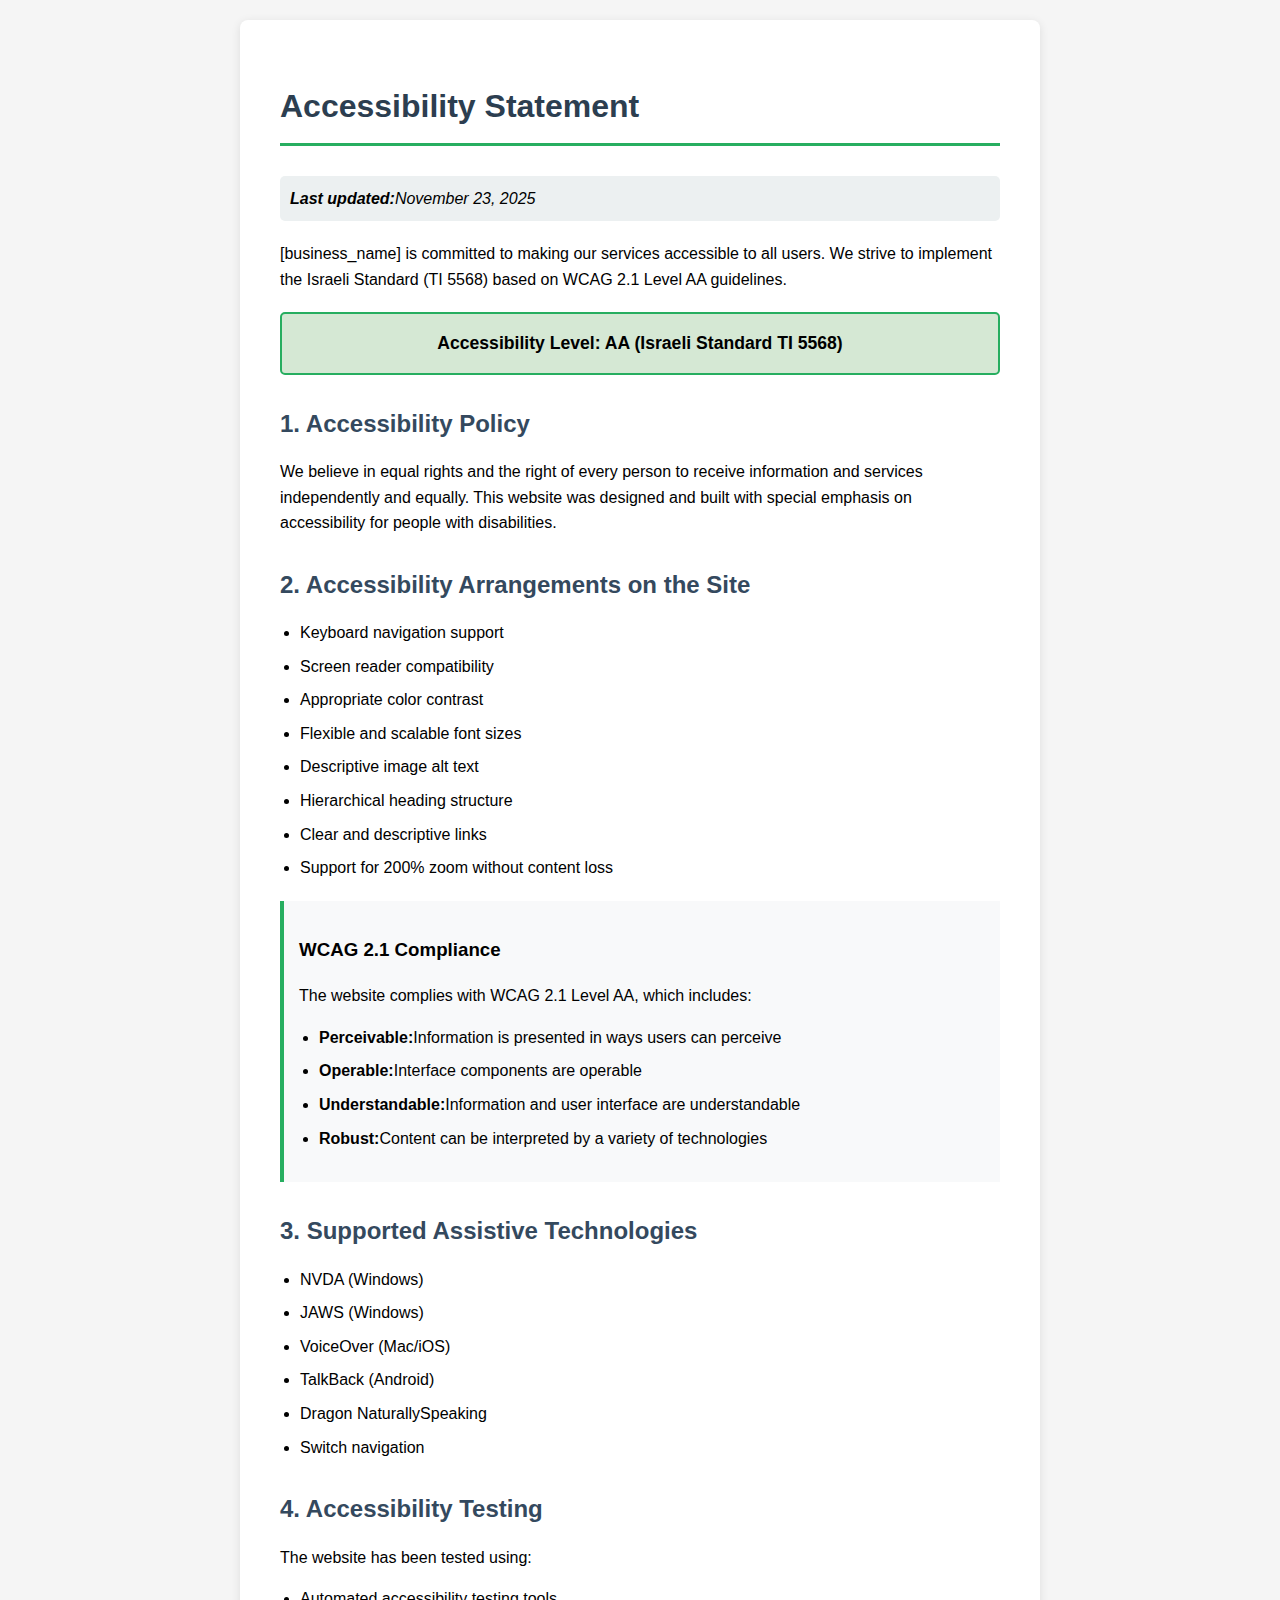
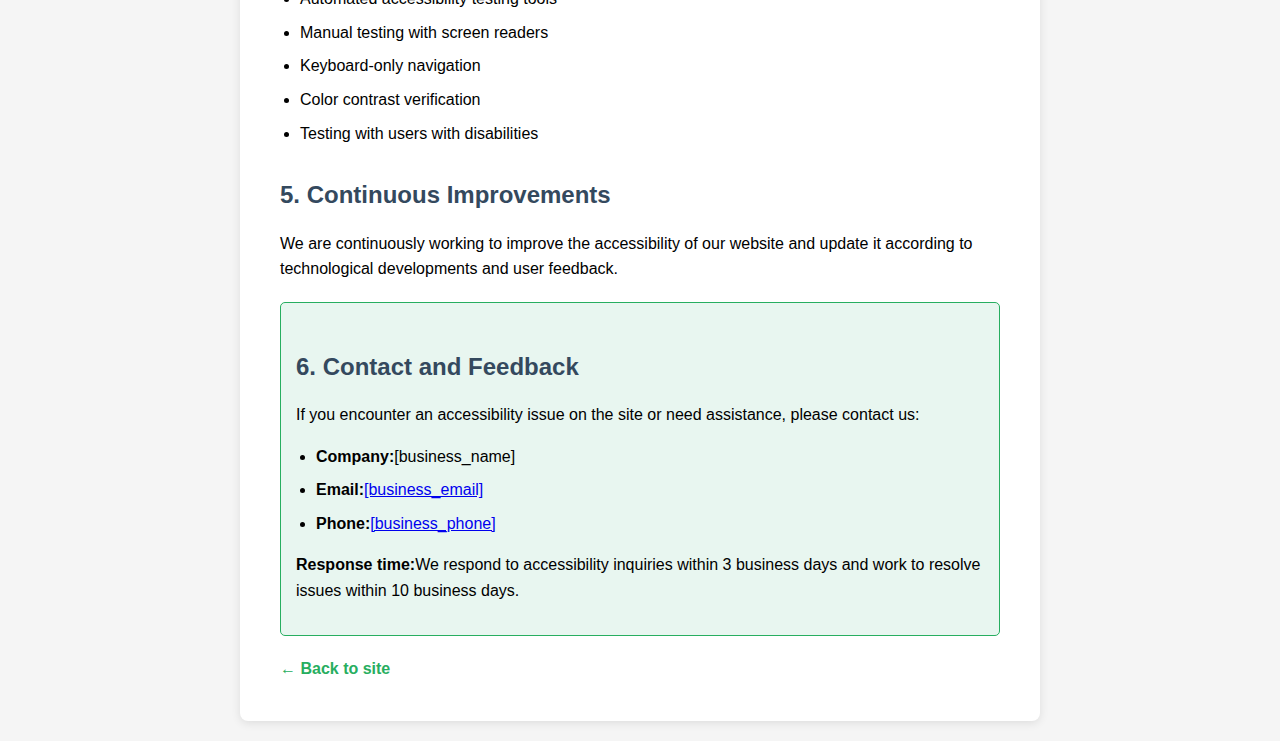
<file: public/accessibility.html>
<!doctype html><html dir="ltr" lang="en"><head><meta charset="UTF-8"><meta content="width=device-width,initial-scale=1" name="viewport"><title>Accessibility Statement - [business_name]</title><style>body{font-family:'Segoe UI',Tahoma,Geneva,Verdana,sans-serif;line-height:1.6;max-width:800px;margin:0 auto;padding:20px;background-color:#f5f5f5}.container{background:#fff;padding:40px;border-radius:8px;box-shadow:0 2px 10px rgba(0,0,0,.1)}h1{color:#2c3e50;border-bottom:3px solid #27ae60;padding-bottom:10px;margin-bottom:30px}h2{color:#34495e;margin-top:30px;margin-bottom:15px}.last-updated{background:#ecf0f1;padding:10px;border-radius:5px;margin-bottom:20px;font-style:italic}.contact-info{background:#e8f6f0;border:1px solid #27ae60;padding:15px;border-radius:5px;margin-top:20px}.compliance-level{background:#d5e8d4;border:2px solid #27ae60;padding:15px;border-radius:5px;margin:20px 0;text-align:center;font-weight:700;font-size:1.1em}ul{padding-left:20px}li{margin-bottom:8px}.back-link{display:inline-block;margin-top:20px;color:#27ae60;text-decoration:none;font-weight:700}.back-link:hover{text-decoration:underline}.wcag-info{background:#f8f9fa;border-left:4px solid #27ae60;padding:15px;margin:20px 0}</style></head><body><div class="container"><h1>Accessibility Statement</h1><div class="last-updated"><strong>Last updated:</strong>November 23, 2025</div><p>[business_name] is committed to making our services accessible to all users. We strive to implement the Israeli Standard (TI 5568) based on WCAG 2.1 Level AA guidelines.</p><div class="compliance-level">Accessibility Level: AA (Israeli Standard TI 5568)</div><h2>1. Accessibility Policy</h2><p>We believe in equal rights and the right of every person to receive information and services independently and equally. This website was designed and built with special emphasis on accessibility for people with disabilities.</p><h2>2. Accessibility Arrangements on the Site</h2><ul><li>Keyboard navigation support</li><li>Screen reader compatibility</li><li>Appropriate color contrast</li><li>Flexible and scalable font sizes</li><li>Descriptive image alt text</li><li>Hierarchical heading structure</li><li>Clear and descriptive links</li><li>Support for 200% zoom without content loss</li></ul><div class="wcag-info"><h3>WCAG 2.1 Compliance</h3><p>The website complies with WCAG 2.1 Level AA, which includes:</p><ul><li><strong>Perceivable:</strong>Information is presented in ways users can perceive</li><li><strong>Operable:</strong>Interface components are operable</li><li><strong>Understandable:</strong>Information and user interface are understandable</li><li><strong>Robust:</strong>Content can be interpreted by a variety of technologies</li></ul></div><h2>3. Supported Assistive Technologies</h2><ul><li>NVDA (Windows)</li><li>JAWS (Windows)</li><li>VoiceOver (Mac/iOS)</li><li>TalkBack (Android)</li><li>Dragon NaturallySpeaking</li><li>Switch navigation</li></ul><h2>4. Accessibility Testing</h2><p>The website has been tested using:</p><ul><li>Automated accessibility testing tools</li><li>Manual testing with screen readers</li><li>Keyboard-only navigation</li><li>Color contrast verification</li><li>Testing with users with disabilities</li></ul><h2>5. Continuous Improvements</h2><p>We are continuously working to improve the accessibility of our website and update it according to technological developments and user feedback.</p><div class="contact-info"><h2>6. Contact and Feedback</h2><p>If you encounter an accessibility issue on the site or need assistance, please contact us:</p><ul><li><strong>Company:</strong>[business_name]</li><li><strong>Email:</strong><a href="mailto:[business_email]">[business_email]</a></li><li><strong>Phone:</strong><a href="tel:[business_phone]">[business_phone]</a></li></ul><p><strong>Response time:</strong>We respond to accessibility inquiries within 3 business days and work to resolve issues within 10 business days.</p></div><a href="/" class="back-link">← Back to site</a></div></body></html>
</file>
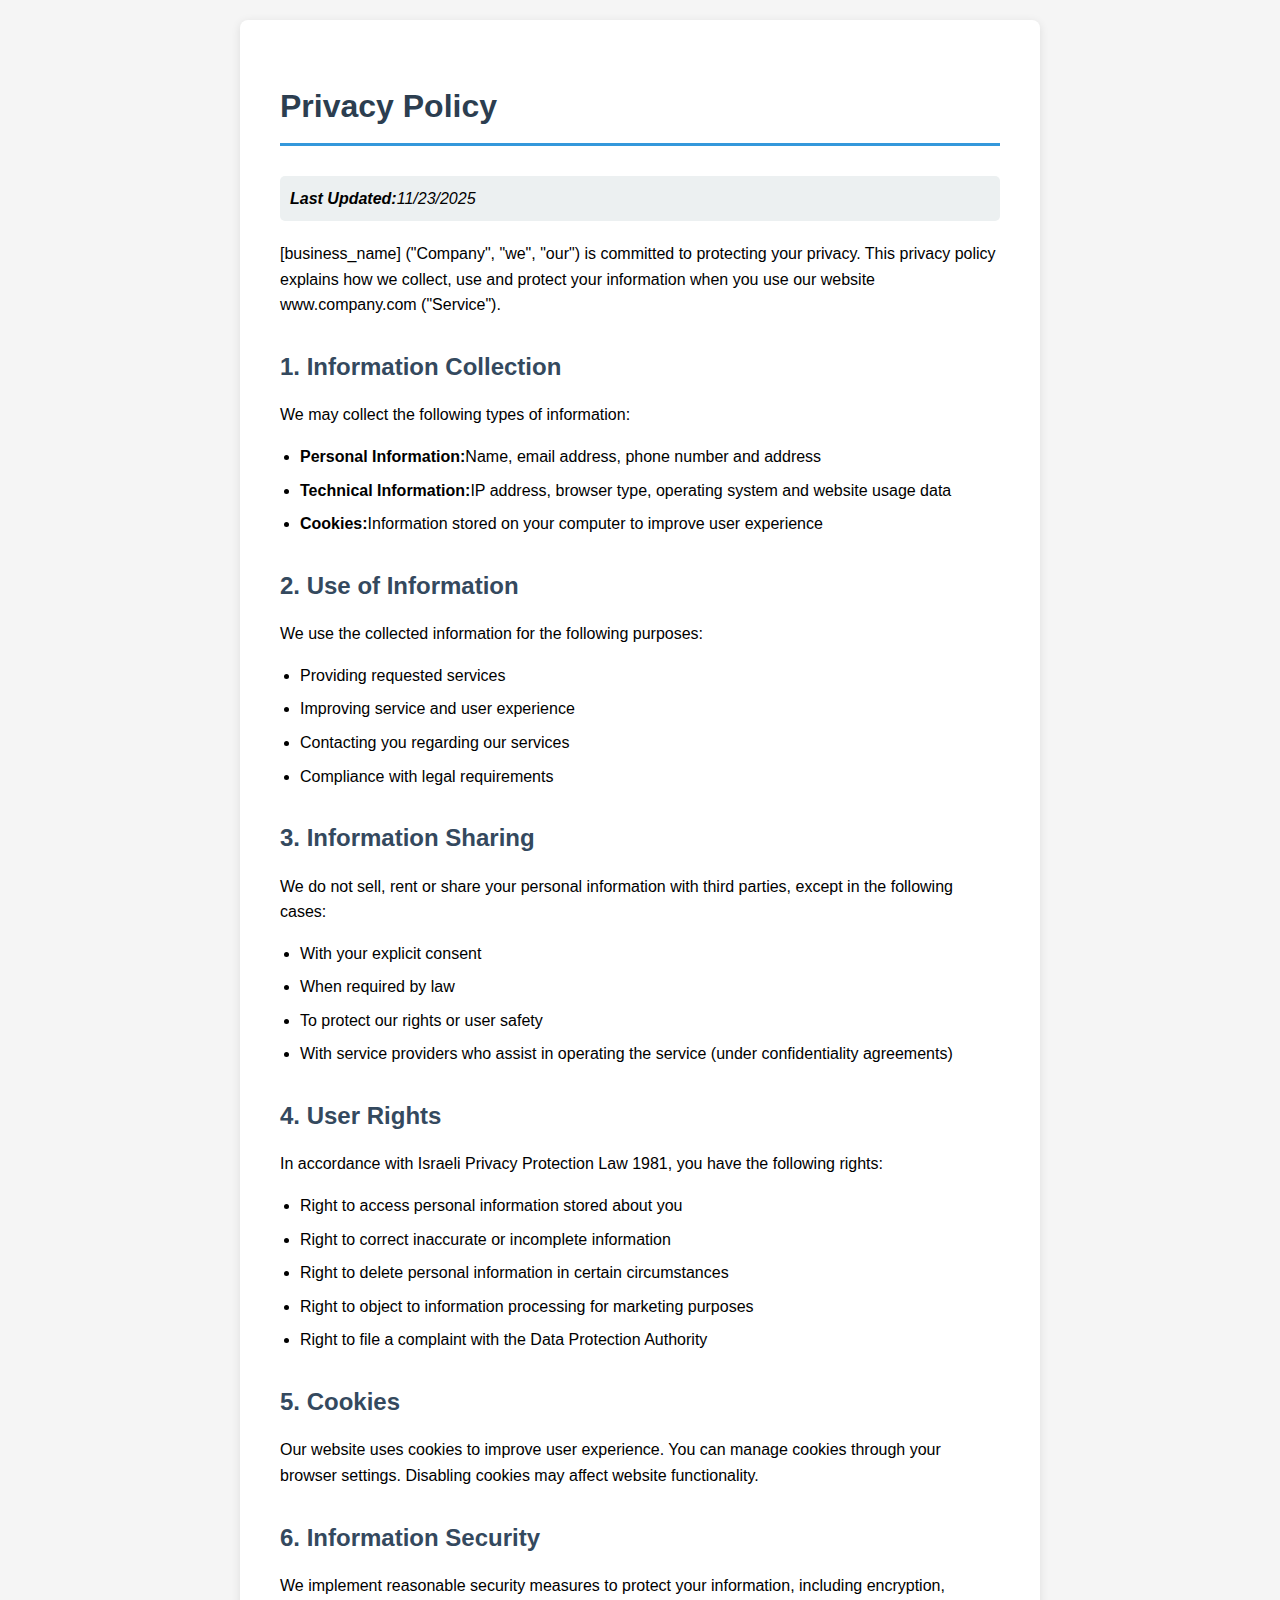
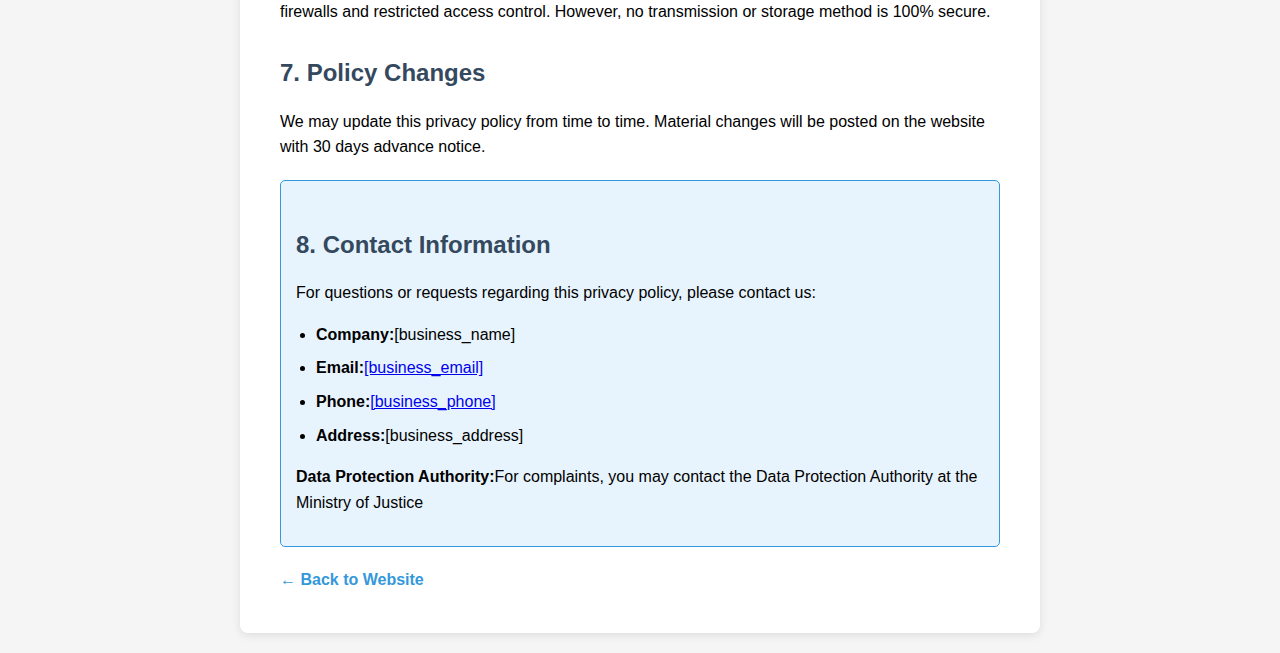
<file: public/privacy.html>
<!doctype html><html lang="en"><head><meta charset="UTF-8"><meta content="width=device-width,initial-scale=1" name="viewport"><title>Privacy Policy - [business_name]</title><style>body{font-family:'Segoe UI',Tahoma,Geneva,Verdana,sans-serif;line-height:1.6;max-width:800px;margin:0 auto;padding:20px;background-color:#f5f5f5}.container{background:#fff;padding:40px;border-radius:8px;box-shadow:0 2px 10px rgba(0,0,0,.1)}h1{color:#2c3e50;border-bottom:3px solid #3498db;padding-bottom:10px;margin-bottom:30px}h2{color:#34495e;margin-top:30px;margin-bottom:15px}.last-updated{background:#ecf0f1;padding:10px;border-radius:5px;margin-bottom:20px;font-style:italic}.contact-info{background:#e8f4fd;border:1px solid #3498db;padding:15px;border-radius:5px;margin-top:20px}ul{padding-left:20px}li{margin-bottom:8px}.back-link{display:inline-block;margin-top:20px;color:#3498db;text-decoration:none;font-weight:700}.back-link:hover{text-decoration:underline}</style></head><body><div class="container"><h1>Privacy Policy</h1><div class="last-updated"><strong>Last Updated:</strong>11/23/2025</div><p>[business_name] ("Company", "we", "our") is committed to protecting your privacy. This privacy policy explains how we collect, use and protect your information when you use our website www.company.com ("Service").</p><h2>1. Information Collection</h2><p>We may collect the following types of information:</p><ul><li><strong>Personal Information:</strong>Name, email address, phone number and address</li><li><strong>Technical Information:</strong>IP address, browser type, operating system and website usage data</li><li><strong>Cookies:</strong>Information stored on your computer to improve user experience</li></ul><h2>2. Use of Information</h2><p>We use the collected information for the following purposes:</p><ul><li>Providing requested services</li><li>Improving service and user experience</li><li>Contacting you regarding our services</li><li>Compliance with legal requirements</li></ul><h2>3. Information Sharing</h2><p>We do not sell, rent or share your personal information with third parties, except in the following cases:</p><ul><li>With your explicit consent</li><li>When required by law</li><li>To protect our rights or user safety</li><li>With service providers who assist in operating the service (under confidentiality agreements)</li></ul><h2>4. User Rights</h2><p>In accordance with Israeli Privacy Protection Law 1981, you have the following rights:</p><ul><li>Right to access personal information stored about you</li><li>Right to correct inaccurate or incomplete information</li><li>Right to delete personal information in certain circumstances</li><li>Right to object to information processing for marketing purposes</li><li>Right to file a complaint with the Data Protection Authority</li></ul><h2>5. Cookies</h2><p>Our website uses cookies to improve user experience. You can manage cookies through your browser settings. Disabling cookies may affect website functionality.</p><h2>6. Information Security</h2><p>We implement reasonable security measures to protect your information, including encryption, firewalls and restricted access control. However, no transmission or storage method is 100% secure.</p><h2>7. Policy Changes</h2><p>We may update this privacy policy from time to time. Material changes will be posted on the website with 30 days advance notice.</p><div class="contact-info"><h2>8. Contact Information</h2><p>For questions or requests regarding this privacy policy, please contact us:</p><ul><li><strong>Company:</strong>[business_name]</li><li><strong>Email:</strong><a href="mailto:[business_email]">[business_email]</a></li><li><strong>Phone:</strong><a href="tel:[business_phone]">[business_phone]</a></li><li><strong>Address:</strong>[business_address]</li></ul><p><strong>Data Protection Authority:</strong>For complaints, you may contact the Data Protection Authority at the Ministry of Justice</p></div><a href="/" class="back-link">← Back to Website</a></div></body></html>
</file>
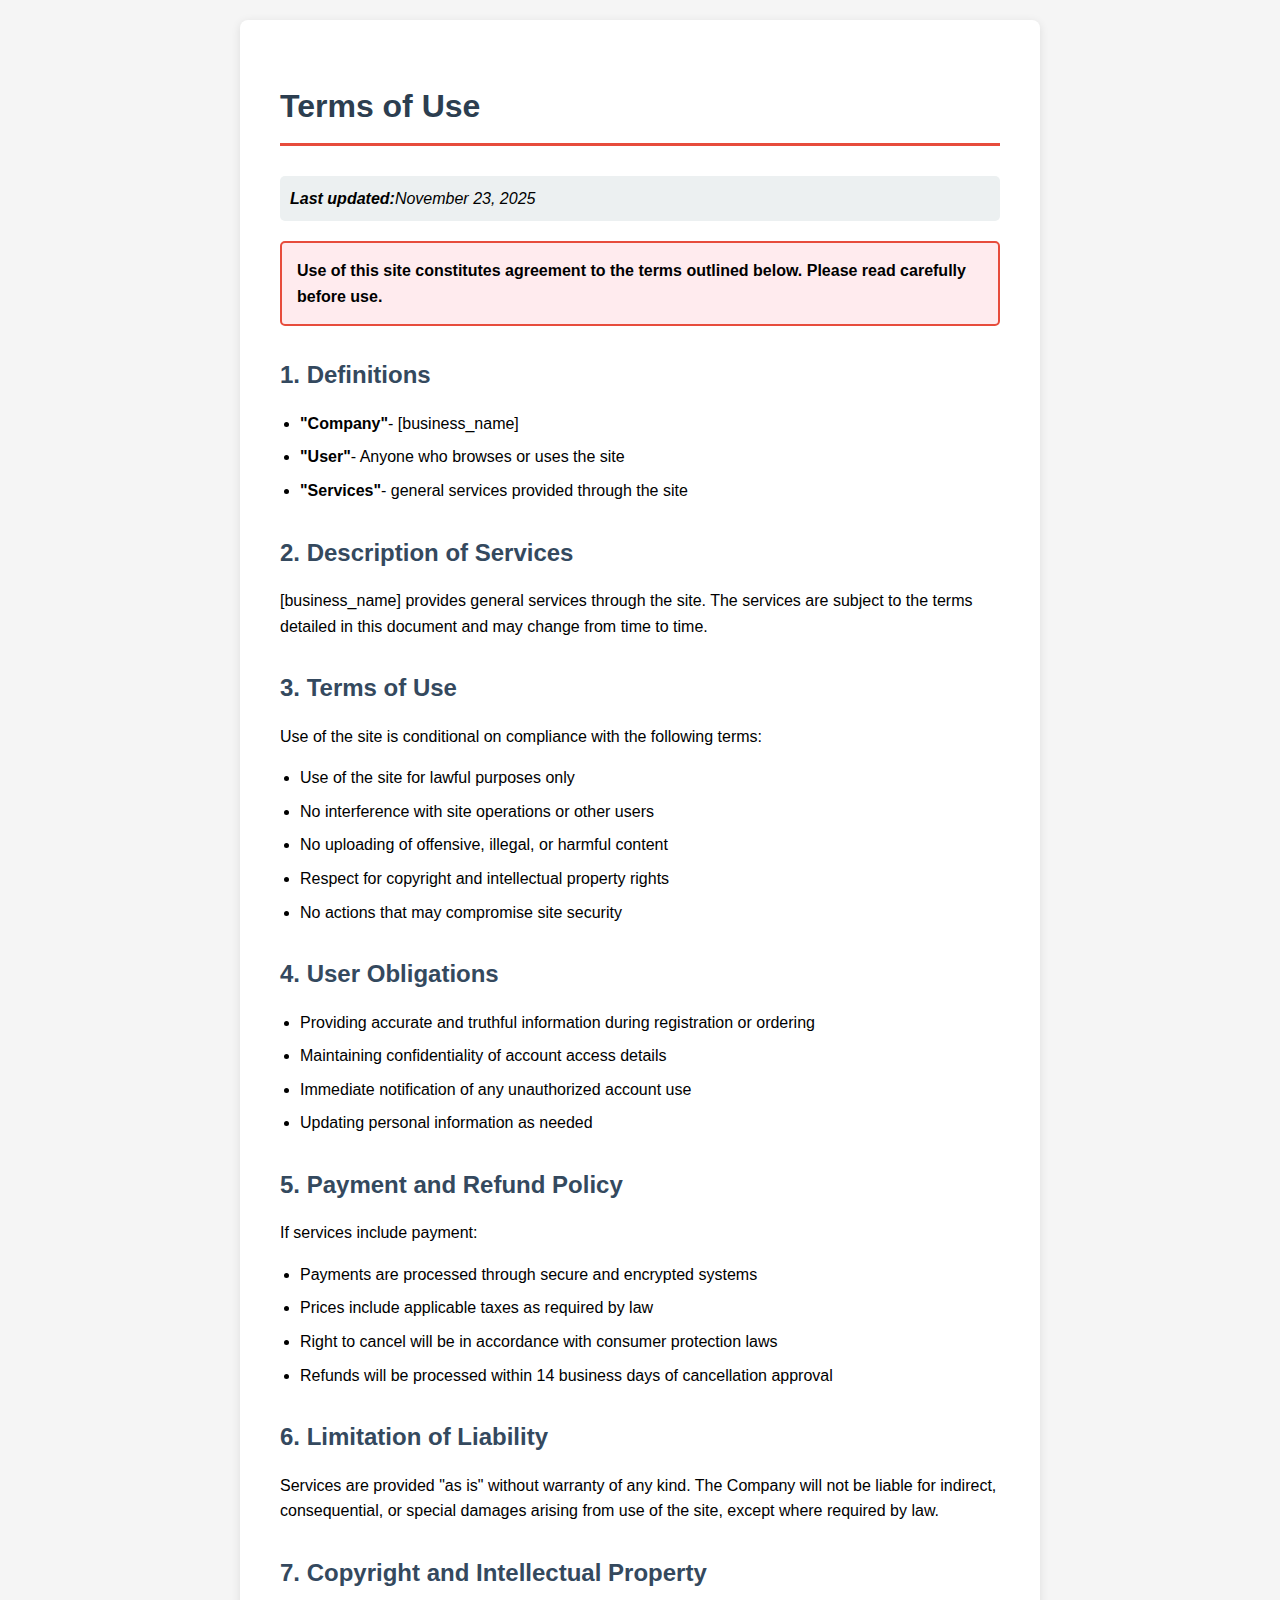
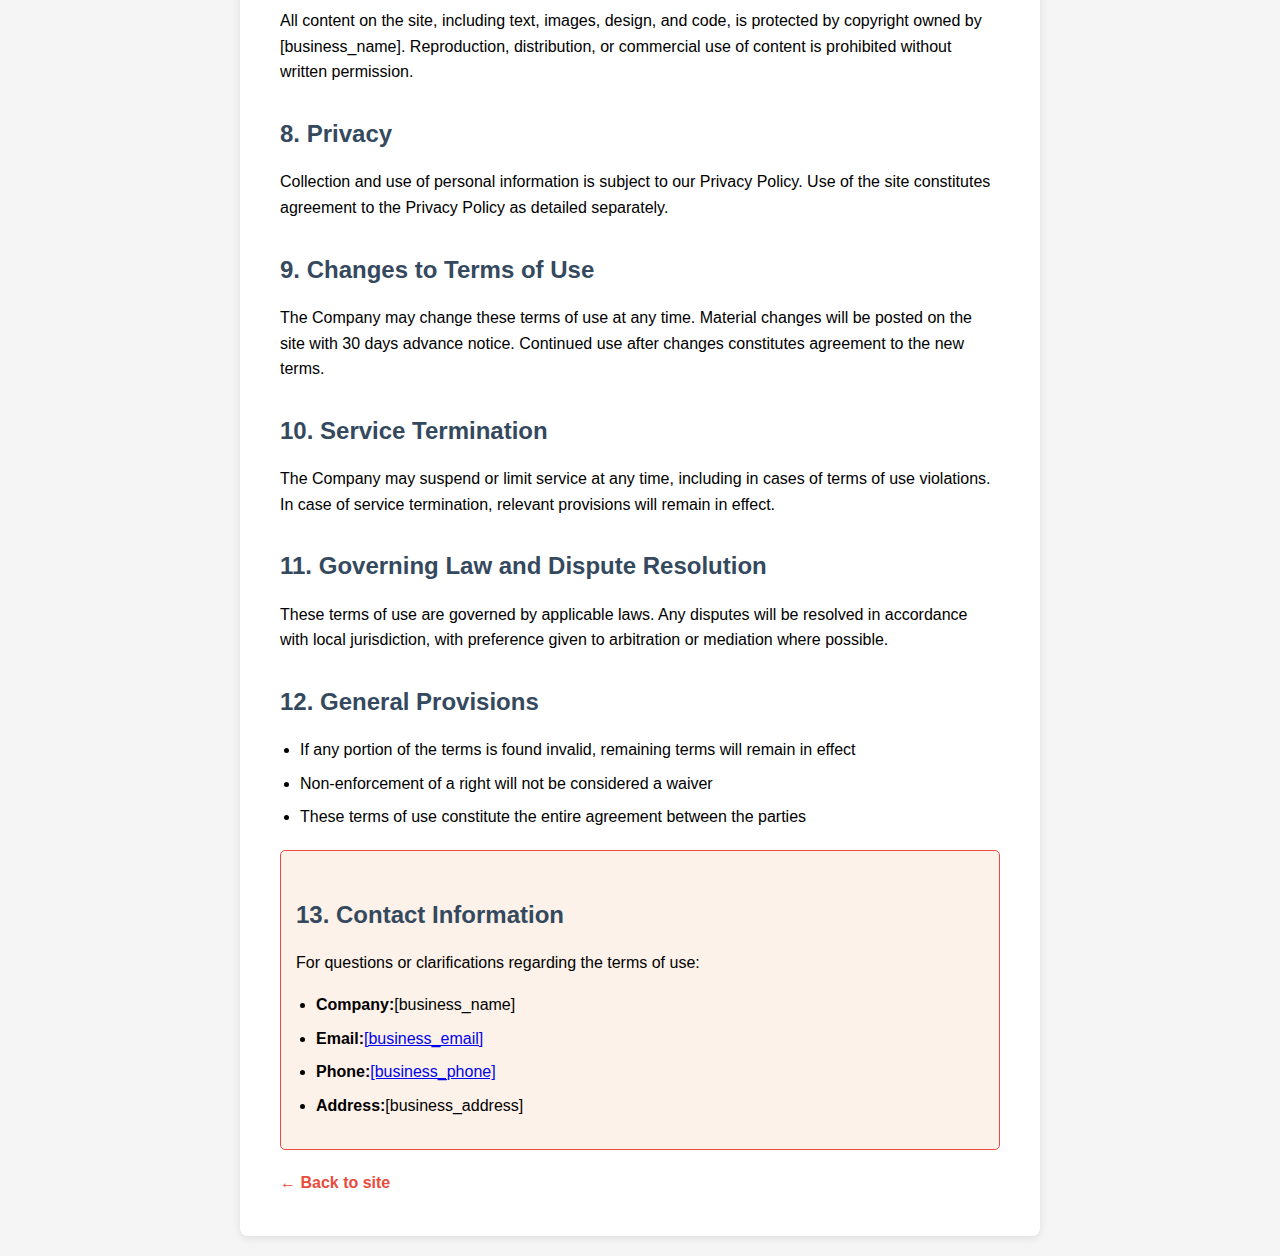
<file: public/terms.html>
<!doctype html><html dir="ltr" lang="en"><head><meta charset="UTF-8"><meta content="width=device-width,initial-scale=1" name="viewport"><title>Terms of Use - [business_name]</title><style>body{font-family:'Segoe UI',Tahoma,Geneva,Verdana,sans-serif;line-height:1.6;max-width:800px;margin:0 auto;padding:20px;background-color:#f5f5f5}.container{background:#fff;padding:40px;border-radius:8px;box-shadow:0 2px 10px rgba(0,0,0,.1)}h1{color:#2c3e50;border-bottom:3px solid #e74c3c;padding-bottom:10px;margin-bottom:30px}h2{color:#34495e;margin-top:30px;margin-bottom:15px}.last-updated{background:#ecf0f1;padding:10px;border-radius:5px;margin-bottom:20px;font-style:italic}.contact-info{background:#fdf2e9;border:1px solid #e74c3c;padding:15px;border-radius:5px;margin-top:20px}.important-notice{background:#ffebee;border:2px solid #e74c3c;padding:15px;border-radius:5px;margin:20px 0;font-weight:700}ul{padding-left:20px}li{margin-bottom:8px}.back-link{display:inline-block;margin-top:20px;color:#e74c3c;text-decoration:none;font-weight:700}.back-link:hover{text-decoration:underline}</style></head><body><div class="container"><h1>Terms of Use</h1><div class="last-updated"><strong>Last updated:</strong>November 23, 2025</div><div class="important-notice">Use of this site constitutes agreement to the terms outlined below. Please read carefully before use.</div><h2>1. Definitions</h2><ul><li><strong>"Company"</strong>- [business_name]</li><li><strong>"User"</strong>- Anyone who browses or uses the site</li><li><strong>"Services"</strong>- general services provided through the site</li></ul><h2>2. Description of Services</h2><p>[business_name] provides general services through the site. The services are subject to the terms detailed in this document and may change from time to time.</p><h2>3. Terms of Use</h2><p>Use of the site is conditional on compliance with the following terms:</p><ul><li>Use of the site for lawful purposes only</li><li>No interference with site operations or other users</li><li>No uploading of offensive, illegal, or harmful content</li><li>Respect for copyright and intellectual property rights</li><li>No actions that may compromise site security</li></ul><h2>4. User Obligations</h2><ul><li>Providing accurate and truthful information during registration or ordering</li><li>Maintaining confidentiality of account access details</li><li>Immediate notification of any unauthorized account use</li><li>Updating personal information as needed</li></ul><h2>5. Payment and Refund Policy</h2><p>If services include payment:</p><ul><li>Payments are processed through secure and encrypted systems</li><li>Prices include applicable taxes as required by law</li><li>Right to cancel will be in accordance with consumer protection laws</li><li>Refunds will be processed within 14 business days of cancellation approval</li></ul><h2>6. Limitation of Liability</h2><p>Services are provided "as is" without warranty of any kind. The Company will not be liable for indirect, consequential, or special damages arising from use of the site, except where required by law.</p><h2>7. Copyright and Intellectual Property</h2><p>All content on the site, including text, images, design, and code, is protected by copyright owned by [business_name]. Reproduction, distribution, or commercial use of content is prohibited without written permission.</p><h2>8. Privacy</h2><p>Collection and use of personal information is subject to our Privacy Policy. Use of the site constitutes agreement to the Privacy Policy as detailed separately.</p><h2>9. Changes to Terms of Use</h2><p>The Company may change these terms of use at any time. Material changes will be posted on the site with 30 days advance notice. Continued use after changes constitutes agreement to the new terms.</p><h2>10. Service Termination</h2><p>The Company may suspend or limit service at any time, including in cases of terms of use violations. In case of service termination, relevant provisions will remain in effect.</p><h2>11. Governing Law and Dispute Resolution</h2><p>These terms of use are governed by applicable laws. Any disputes will be resolved in accordance with local jurisdiction, with preference given to arbitration or mediation where possible.</p><h2>12. General Provisions</h2><ul><li>If any portion of the terms is found invalid, remaining terms will remain in effect</li><li>Non-enforcement of a right will not be considered a waiver</li><li>These terms of use constitute the entire agreement between the parties</li></ul><div class="contact-info"><h2>13. Contact Information</h2><p>For questions or clarifications regarding the terms of use:</p><ul><li><strong>Company:</strong>[business_name]</li><li><strong>Email:</strong><a href="mailto:[business_email]">[business_email]</a></li><li><strong>Phone:</strong><a href="tel:[business_phone]">[business_phone]</a></li><li><strong>Address:</strong>[business_address]</li></ul></div><a href="/" class="back-link">← Back to site</a></div></body></html>
</file>
